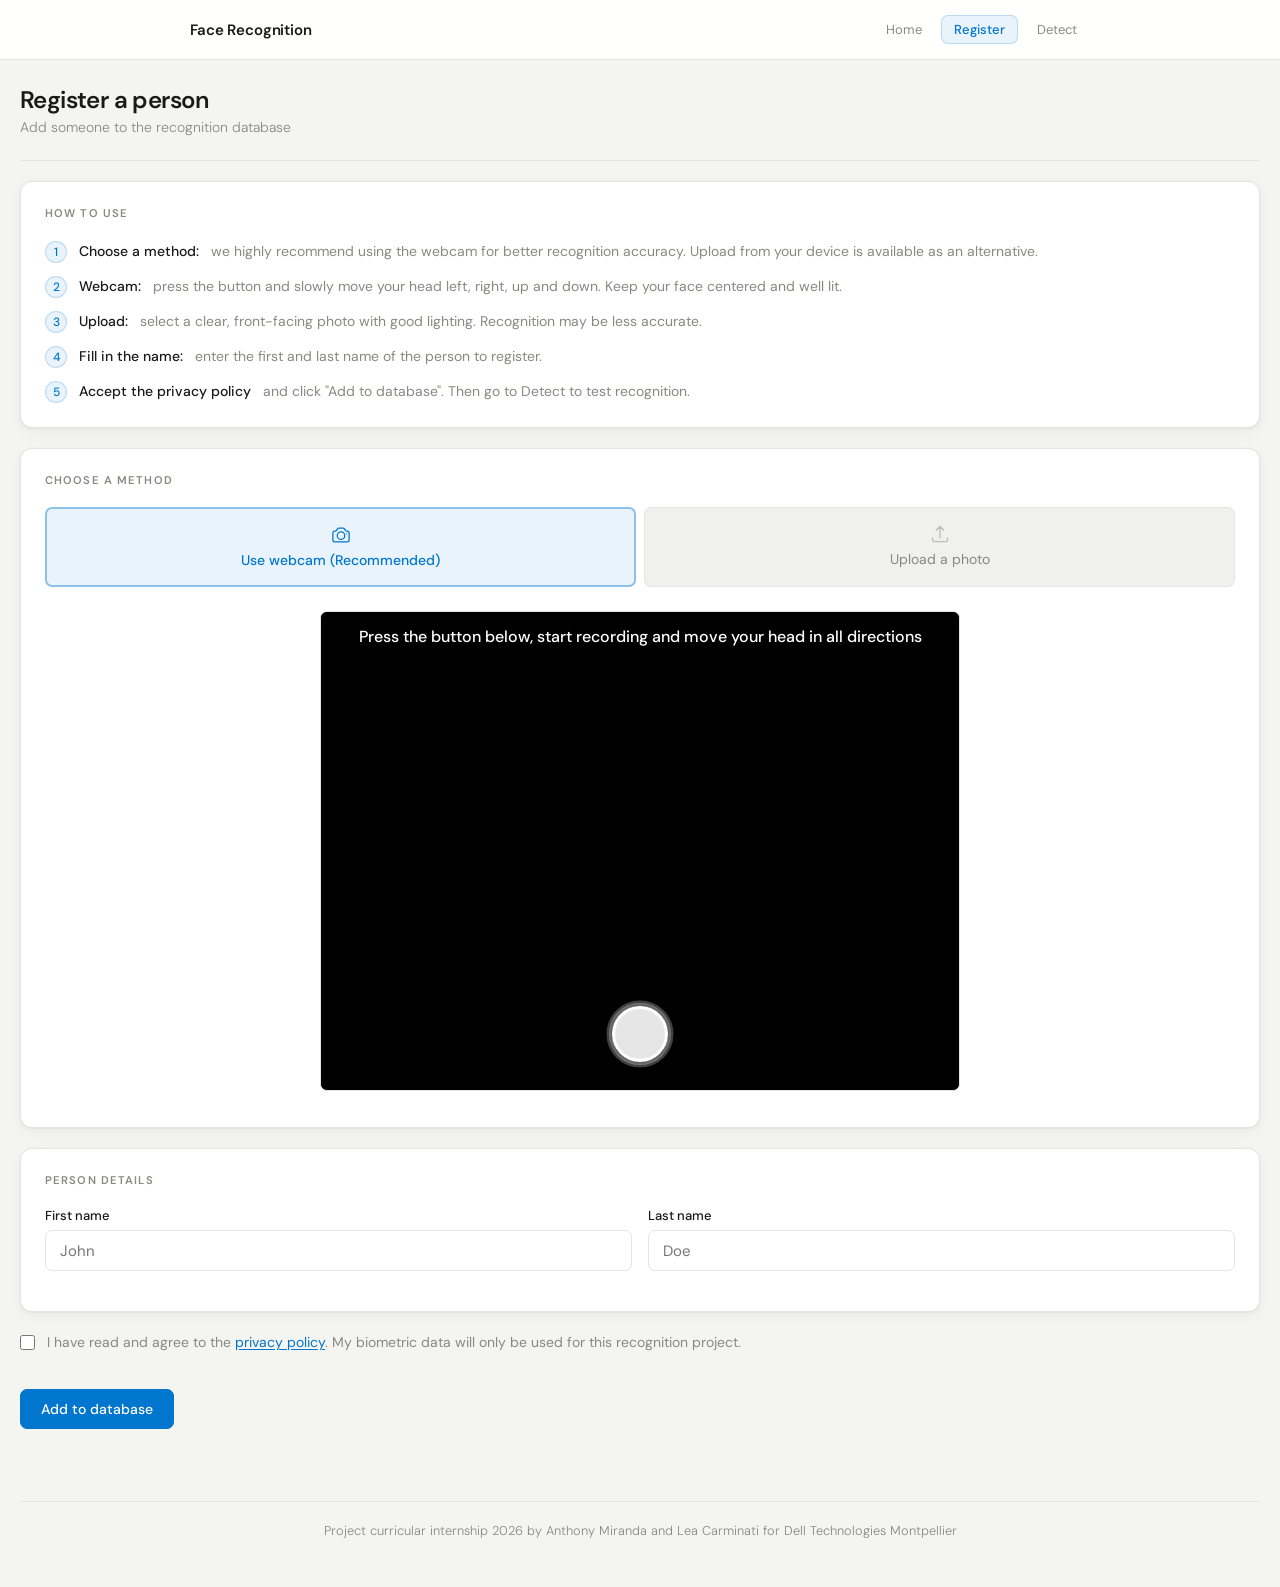
<file: siteWeb/index.html>
<!DOCTYPE html>
<html lang="en">
<head>
    <meta charset="UTF-8">
    <meta name="viewport" content="width=device-width, initial-scale=1.0">
    <title>Face Recognition — Register</title>
    <link rel="stylesheet" href="style.css">

    <script src="navbar.js"></script>

</head>
<body>
<style>
    .btn-capture-wrap { position: relative; width: 72px; height: 72px; display: flex; align-items: center; justify-content: center; }
.capture-ring { position: absolute; top: 0; left: 0; width: 72px; height: 72px; transform: rotate(-90deg); pointer-events: none; }
.capture-ring-bg { fill: none; stroke: rgba(255,255,255,0.25); stroke-width: 3; }
.capture-ring-prog { fill: none; stroke: #0076CE; stroke-width: 7; stroke-linecap: round; stroke-dasharray: 201.06; stroke-dashoffset: 201.06; transition: stroke-dashoffset 0.12s linear; }
.steps-list li strong {
  white-space: nowrap;
  color: var(--text);
  font-weight: 500;
}

#countdown-num {
    background: rgba(0, 118, 206, 0.5);
    border: 2px solid rgba(147, 197, 253, 0.8);
    color: #bfdbfe;
    padding: 10px 28px;
    border-radius: 999px;
}
</style>

<nav class="navbar">
    <div class="navbar-inner">
        <span class="nav-brand">Face Recognition</span>
        <div class="nav-links">
            <a href="home.html" class="nav-link">Home</a>
            <a href="index.html" class="nav-link active">Register</a>
            <a href="detection.html" class="nav-link">Detect</a>
        </div>
    </div>
</nav>

<div class="container">

    <header class="page-header">
        <h1>Register a person</h1>
        <p class="subtitle">Add someone to the recognition database</p>
    </header>

    <!-- HOW TO USE -->
    <div class="section-card">
        <h2>How to use</h2>
        <ol class="steps-list">
            <li><strong>Choose a method:</strong> we highly recommend using the webcam for better recognition accuracy. Upload from your device is available as an alternative.</li>
            <li><strong>Webcam:</strong> press the button and slowly move your head left, right, up and down. Keep your face centered and well lit.</li>
            <li><strong>Upload:</strong> select a clear, front-facing photo with good lighting. Recognition may be less accurate.</li>
            <li><strong>Fill in the name:</strong> enter the first and last name of the person to register.</li>
            <li><strong>Accept the privacy policy</strong>and click "Add to database". Then go to Detect to test recognition.</li>
        </ol>
    </div>

    <!-- SENDING METHOD -->
    <div class="section-card">
        <h2>Choose a method</h2>

        <div class="method-toggle">
            <button class="method-btn active" id="btn-cam" onclick="switchMethod('cam')">
                <svg width="20" height="20" fill="none" stroke="currentColor" stroke-width="1.5" viewBox="0 0 24 24" aria-hidden="true"><path stroke-linecap="round" stroke-linejoin="round" d="M6.827 6.175A2.31 2.31 0 0 1 5.186 7.23c-.38.054-.757.112-1.134.175C2.999 7.58 2.25 8.507 2.25 9.574V18a2.25 2.25 0 0 0 2.25 2.25h15A2.25 2.25 0 0 0 21.75 18V9.574c0-1.067-.75-1.994-1.802-2.169a47.865 47.865 0 0 0-1.134-.175 2.31 2.31 0 0 1-1.64-1.055l-.822-1.316a2.192 2.192 0 0 0-1.736-1.039 48.774 48.774 0 0 0-5.232 0 2.192 2.192 0 0 0-1.736 1.039l-.821 1.316Z"/><path stroke-linecap="round" stroke-linejoin="round" d="M16.5 12.75a4.5 4.5 0 1 1-9 0 4.5 4.5 0 0 1 9 0ZM18.75 10.5h.008v.008h-.008V10.5Z"/></svg>
                Use webcam  (Recommended)
            </button>
            <button class="method-btn" id="btn-upload" onclick="switchMethod('upload')">
                <svg width="20" height="20" fill="none" stroke="currentColor" stroke-width="1.5" viewBox="0 0 24 24" aria-hidden="true"><path stroke-linecap="round" stroke-linejoin="round" d="M3 16.5v2.25A2.25 2.25 0 0 0 5.25 21h13.5A2.25 2.25 0 0 0 21 18.75V16.5m-13.5-9L12 3m0 0 4.5 4.5M12 3v13.5"/></svg>
                Upload a photo
            </button>
        </div>

        <!-- WEBCAM PANEL -->
        <div id="panel-cam">
            <div class="webcam-wrapper">
                <video id="webcam" autoplay playsinline style="transform: scaleX(-1);"></video>
                <div class="cam-overlay">
                    <div class="cam-overlay-top">
                        <p class="cam-instruction-overlay">Press the button below, start recording and move your head in all directions</p>
                        <p class="cam-step-overlay" id="progress"></p>
                    </div>
                    <div id="countdown-overlay" style="display:none; position:absolute; inset:0; display:none; align-items:center; justify-content:center; pointer-events:none;">
                        <span id="countdown-num" style="font-size:120px; font-weight:500; color:white; line-height:1;"></span>
                        <span id="countdown-msg" style="display:none; background:rgba(0,118,206,0.5); border:2px solid rgba(147,197,253,0.8); color:#bfdbfe; font-size:16px; font-weight:500; padding:10px 28px; border-radius:999px;"></span>
                    </div>
                    <div class="cam-overlay-bottom">
                        <div class="btn-capture-wrap">
                            <svg class="capture-ring" viewBox="0 0 72 72" aria-hidden="true">
                                <circle class="capture-ring-bg" cx="36" cy="36" r="32"/>
                                <circle class="capture-ring-prog" id="capture-ring" cx="36" cy="36" r="32"/>
                            </svg>
                            <button class="btn-capture" id="btn-record" onclick="startRecording()"></button>
                        </div>
                    </div>
                </div>
            </div>
            <canvas id="canvas" style="display:none;"></canvas>
            <p id="progress" style="text-align:center; margin-top:0.75rem; font-weight:500;"></p>
        </div>

        <!-- UPLOAD PANEL -->
        <div id="panel-upload" style="display:none;">
            <div class="upload-zone">
                <svg width="28" height="28" fill="none" stroke="currentColor" stroke-width="1.5" viewBox="0 0 24 24" aria-hidden="true"><path stroke-linecap="round" stroke-linejoin="round" d="m2.25 15.75 5.159-5.159a2.25 2.25 0 0 1 3.182 0l5.159 5.159m-1.5-1.5 1.409-1.409a2.25 2.25 0 0 1 3.182 0l2.909 2.909m-18 3.75h16.5a1.5 1.5 0 0 0 1.5-1.5V6a1.5 1.5 0 0 0-1.5-1.5H3.75A1.5 1.5 0 0 0 2.25 6v12a1.5 1.5 0 0 0 1.5 1.5Zm10.5-11.25h.008v.008h-.008V8.25Zm.375 0a.375.375 0 1 1-.75 0 .375.375 0 0 1 .75 0Z"/></svg>
                <p class="upload-title">Select a photo from your device</p>
                <p class="upload-hint">JPG, PNG - clear face, good lighting</p>
                <div class="form-group" style="margin-top: 0.75rem; margin-bottom: 0;">
                    <input type="file" id="photo" accept="image/*" />
                </div>
            </div>
        </div>
    </div>

    <!-- PERSON DETAILS -->
    <div class="section-card">
        <h2>Person details</h2>
        <div class="name-grid">
            <div class="form-group">
                <label for="firstName">First name</label>
                <input type="text" id="firstName" placeholder="John" />
            </div>
            <div class="form-group">
                <label for="lastName">Last name</label>
                <input type="text" id="lastName" placeholder="Doe" />
            </div>
        </div>
    </div>

    <!-- PRIVACY + SUBMIT -->
    <div class="consent-row">
        <input type="checkbox" id="consent" />
        <label for="consent">I have read and agree to the <a href="privacy.html" target="_blank">privacy policy</a>. My biometric data will only be used for this recognition project.</label>
    </div>

    <div class="btn-row">
        <button class="btn btn-primary" onclick="addPerson()">Add to database</button>
    </div>

    <p id="message"></p>

    <div class="footer">
        <p>Project curricular internship 2026 by Anthony Miranda and Lea Carminati for Dell Technologies Montpellier</p>
    </div>

</div>

<script src="script.js"></script>
<script>
function switchMethod(method) {
    document.getElementById('panel-cam').style.display    = method === 'cam'    ? 'block' : 'none';
    document.getElementById('panel-upload').style.display = method === 'upload' ? 'block' : 'none';
    document.getElementById('btn-cam').classList.toggle('active', method === 'cam');
    document.getElementById('btn-upload').classList.toggle('active', method === 'upload');
    if (method === 'cam') startWebcam();
}
</script>
</body>
</html>
</file>
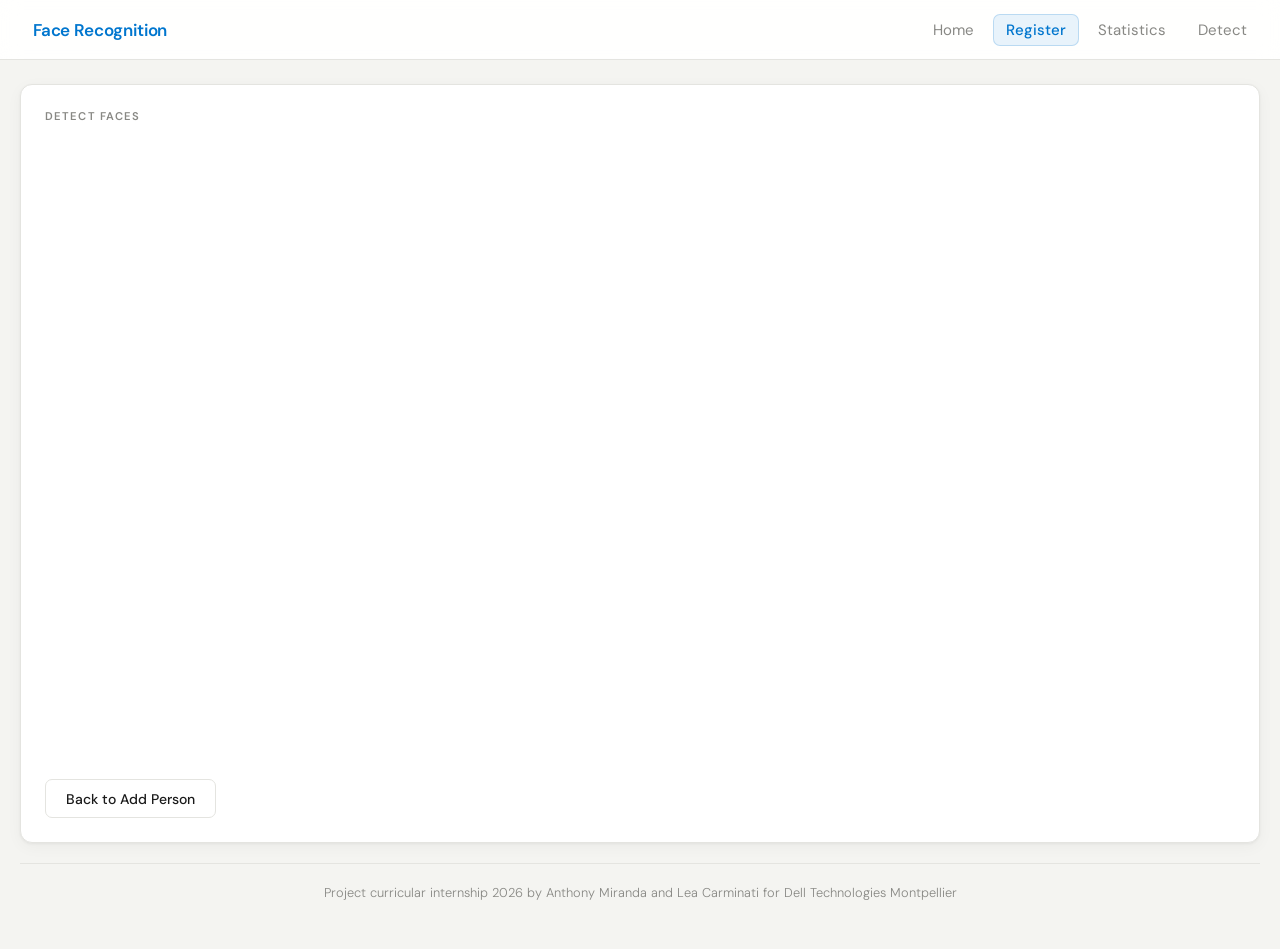
<file: siteWeb/detection.html>
<!DOCTYPE html>
<html lang="en">
<head>
    <meta charset="UTF-8">
    <title>Face Recognition — Detect</title>
    <link rel="stylesheet" href="style.css">
    <style>
:root {
  --bg:           #f4f4f1;
  --surface:      #ffffff;
  --border:       #e4e4e0;
  --border-focus: #1a1a1a;
  --text:         #1a1a1a;
  --text-muted:   #888884;
  --accent:       #1a1a1a;
  --accent-hover: #333333;
  --accent-light: #f0f0ec;
  --dell-blue:    #0076CE;
  --dell-blue-soft: #e6f4fc;
  --dell-blue-bg: #e8f3fb;
  --success:      #16a34a;
  --radius:       12px;
  --radius-sm:    7px;
  --shadow:       0 1px 3px rgba(0,0,0,.05), 0 4px 16px rgba(0,0,0,.04);
  --font:         'DM Sans', sans-serif;
  --ease:         140ms ease;
  --navbar-h:     60px;
}
.navbar {
  position: fixed;
  top: 0;
  left: 0;
  right: 0;
  z-index: 100;
  height: var(--navbar-h);
  background: rgba(255, 255, 255, 0.92);
  backdrop-filter: blur(10px);
  -webkit-backdrop-filter: blur(10px);
  border-bottom: 1px solid var(--border);
  display: flex;
  align-items: center;
  padding: 0 1.25rem; 
}

.navbar-inner {
  max-width: 1500px; 
  width: 100%;
  margin: 0 auto;
  display: flex;
  align-items: center;
  justify-content: space-between;
}

.nav-brand {
  color: var(--dell-blue);
  font-size: 1.25rem;
  font-weight: 600;
  letter-spacing: -0.01em;
}

.nav-links {
  display: flex;
  gap: 6px;
}

.nav-link {
  font-size: 0.9375rem;
  font-weight: 400;
  padding: 5px 12px;
  border-radius: var(--radius-sm);
  border: 1px solid transparent;
  color: var(--text-muted);
  text-decoration: none;
  transition: background var(--ease), color var(--ease), border-color var(--ease);
}

.nav-link:hover {
  background: var(--accent-light);
  color: var(--text);
}

.nav-link.active {
  background: var(--dell-blue-bg);
  color: var(--dell-blue);
  border-color: rgba(0, 118, 206, 0.2);
  font-weight: 500;
}

.nav-brand-link:hover {
  background: transparent;
}@import url('variables/variables.css');

.navbar {
  position: fixed;
  top: 0;
  left: 0;
  right: 0;
  z-index: 100;
  height: var(--navbar-h);
  background: rgba(255, 255, 255, 0.92);
  backdrop-filter: blur(10px);
  -webkit-backdrop-filter: blur(10px);
  border-bottom: 1px solid var(--border);
  display: flex;
  align-items: center;
  padding: 0 1.25rem; 
}

.navbar-inner {
  max-width: 1500px; 
  width: 100%;
  margin: 0 auto;
  display: flex;
  align-items: center;
  justify-content: space-between;
}

.nav-brand {
  color: var(--dell-blue);
  font-size: 1.0625rem;
  font-weight: 600;
  letter-spacing: -0.01em;
}

.nav-links {
  display: flex;
  gap: 6px;
}

.nav-link {
  font-size: 0.9375rem;
  font-weight: 400;
  padding: 5px 12px;
  border-radius: var(--radius-sm);
  border: 1px solid transparent;
  color: var(--text-muted);
  text-decoration: none;
  transition: background var(--ease), color var(--ease), border-color var(--ease);
}

.nav-link:hover {
  background: var(--accent-light);
  color: var(--text);
}

.nav-link.active {
  background: var(--dell-blue-bg);
  color: var(--dell-blue);
  border-color: rgba(0, 118, 206, 0.2);
  font-weight: 500;
}

.nav-brand-link:hover {
  background: transparent;
}@import url('variables/variables.css');

.navbar {
  position: fixed;
  top: 0;
  left: 0;
  right: 0;
  z-index: 100;
  height: var(--navbar-h);
  background: rgba(255, 255, 255, 0.92);
  backdrop-filter: blur(10px);
  -webkit-backdrop-filter: blur(10px);
  border-bottom: 1px solid var(--border);
  display: flex;
  align-items: center;
  padding: 0 1.25rem; 
}

.navbar-inner {
  max-width: 1500px; 
  width: 100%;
  margin: 0 auto;
  display: flex;
  align-items: center;
  justify-content: space-between;
}

.nav-brand {
  color: var(--dell-blue);
  font-size: 1.0625rem;
  font-weight: 600;
  letter-spacing: -0.01em;
}

.nav-links {
  display: flex;
  gap: 6px;
}

.nav-link {
  font-size: 0.9375rem;
  font-weight: 400;
  padding: 5px 12px;
  border-radius: var(--radius-sm);
  border: 1px solid transparent;
  color: var(--text-muted);
  text-decoration: none;
  transition: background var(--ease), color var(--ease), border-color var(--ease);
}

.nav-link:hover {
  background: var(--accent-light);
  color: var(--text);
}

.nav-link.active {
  background: var(--dell-blue-bg);
  color: var(--dell-blue);
  border-color: rgba(0, 118, 206, 0.2);
  font-weight: 500;
}

.nav-brand-link:hover {
  background: transparent;
}



        .detection-wrapper {
            position: relative;
            width: 1100px;
            height: 620px;
            margin: 0 auto ;
        }
        .detection-wrapper video,
        .detection-wrapper canvas {
            position: absolute;
            top: 0; left: 0;
            pointer-events: none;
        }
    </style>
</head>
<body>
<div class="container">
    <nav class="navbar">
    <div class="navbar-inner">
        <a  href="index.php" class = nav-link> <span class="nav-brand">Face Recognition</span> </a>
        
        <div class="nav-links">
            <a href="index.php" class="nav-link">Home</a>
            <a href="register.php" class="nav-link active">Register</a>
            <a href="statistics.php" class="nav-link">Statistics</a>
            <a href="detection.php" class="nav-link">Detect</a>

        </div>
    </div>
</nav>




    <div class="section-card">
        <h2>Detect Faces</h2>


        <div class="detection-wrapper">
            <img id="feed" style="border-radius: 8px; width:20 ;height:20 ;max-width: 100%;">
        </div>


        <canvas id="capture" width="20" height="20" style="display:none;"></canvas>


        <div class="btn-row">
            <a href="index.html" class="btn btn-secondary">Back to Add Person</a>
        </div>
    </div>


    <div class="footer">
        <p>Project curricular internship 2026 by Anthony Miranda and Lea Carminati for Dell Technologies Montpellier</p>  
    </div>


</div>
<script src="vidéo.js"></script>
</body>
</html>
</file>
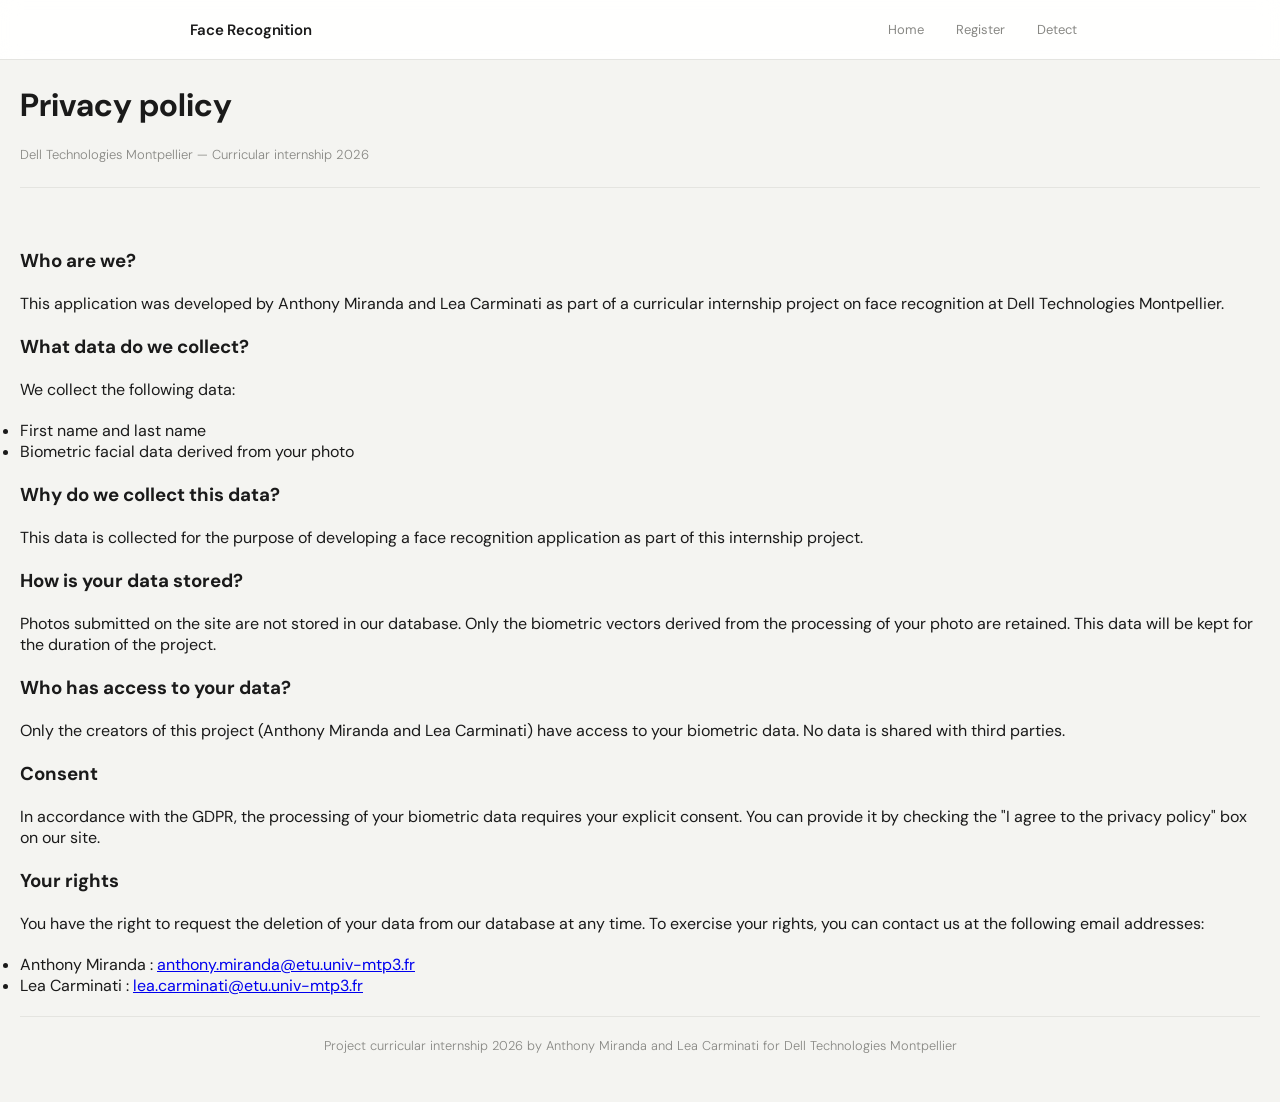
<file: siteWeb/privacy.html>
<!DOCTYPE html>
<html lang="en">
<head>
    <meta charset="UTF-8">
    <meta name="viewport" content="width=device-width, initial-scale=1.0">
    <title>Privacy policy</title>
    <link rel="stylesheet" href="style.css">
</head>
<body>

<nav class="navbar">
    <div class="navbar-inner">
        <span class="nav-brand">Face Recognition</span>
        <div class="nav-links">
            <a href="home.html" class="nav-link">Home</a>
            <a href="index.html" class="nav-link">Register</a>
            <a href="detection.html" class="nav-link">Detect</a>
        </div>
    </div>
</nav>

<div class="container">

    

    <h1>Privacy policy</h1>
    <p class="privacy-meta">Dell Technologies Montpellier — Curricular internship 2026</p>

    <h3>Who are we?</h3>
    <p>This application was developed by Anthony Miranda and Lea Carminati as part of a curricular internship project on face recognition at Dell Technologies Montpellier.</p>

    <h3>What data do we collect?</h3>
    <p>We collect the following data:</p>
    <ul>
        <li>First name and last name</li>
        <li>Biometric facial data derived from your photo</li>
    </ul>

    <h3>Why do we collect this data?</h3>
    <p>This data is collected for the purpose of developing a face recognition application as part of this internship project.</p>

    <h3>How is your data stored?</h3>
    <p>Photos submitted on the site are not stored in our database. Only the biometric vectors derived from the processing of your photo are retained. This data will be kept for the duration of the project.</p>

    <h3>Who has access to your data?</h3>
    <p>Only the creators of this project (Anthony Miranda and Lea Carminati) have access to your biometric data. No data is shared with third parties.</p>

    <h3>Consent</h3>
    <p>In accordance with the GDPR, the processing of your biometric data requires your explicit consent. You can provide it by checking the "I agree to the privacy policy" box on our site.</p>

    <h3>Your rights</h3>
    <p>You have the right to request the deletion of your data from our database at any time. To exercise your rights, you can contact us at the following email addresses:</p>
    <ul>
        <li>Anthony Miranda : <a href="mailto:anthony.miranda@etu.univ-mtp3.fr">anthony.miranda@etu.univ-mtp3.fr</a></li>
        <li>Lea Carminati : <a href="mailto:lea.carminati@etu.univ-mtp3.fr">lea.carminati@etu.univ-mtp3.fr</a></li>
    </ul>

    

    <div class="footer">
        <p>Project curricular internship 2026 by Anthony Miranda and Lea Carminati for Dell Technologies Montpellier</p>
    </div>

</div>
</body>
</html>
</file>
<file: siteWeb/style.css>
@import url('https://fonts.googleapis.com/css2?family=DM+Sans:ital,opsz,wght@0,9..40,300;0,9..40,400;0,9..40,500;0,9..40,600;1,9..40,300&display=swap');

/* VARIABLES */
:root {
  --bg:           #f4f4f1;
  --surface:      #ffffff;
  --border:       #e4e4e0;
  --border-focus: #1a1a1a;
  --text:         #1a1a1a;
  --text-muted:   #888884;
  --accent:       #1a1a1a;
  --accent-hover: #333333;
  --accent-light: #f0f0ec;
  --dell-blue:    #0076CE;
  --dell-blue-bg: #e8f3fb;
  --success:      #16a34a;
  --radius:       12px;
  --radius-sm:    7px;
  --shadow:       0 1px 3px rgba(0,0,0,.05), 0 4px 16px rgba(0,0,0,.04);
  --font:         'DM Sans', sans-serif;
  --ease:         140ms ease;
  --navbar-h:     60px;
}

/*  Reset  */
*, *::before, *::after { box-sizing: border-box; margin: 0; padding: 0; }
html { -webkit-font-smoothing: antialiased; }

/*  BODY  */
body {
  font-family: var(--font);
  background: var(--bg);
  color: var(--text);
  min-height: 100vh;
  padding-top: calc(var(--navbar-h) + 1.5rem);
  padding-bottom: 3rem;
  padding-left: 1.25rem;
  padding-right: 1.25rem;
}

/* ── Container ── */
.container {
  max-width: 1500px;
  margin: 0 auto;
  display: flex;
  flex-direction: column;
  gap: 1.25rem;
}

/* NAVBAR*/
.navbar {
  position: fixed;
  top: 0;
  left: 0;
  right: 0;
  z-index: 100;
  height: var(--navbar-h);
  background: rgba(255, 255, 255, 0.92);
  backdrop-filter: blur(10px);
  -webkit-backdrop-filter: blur(10px);
  border-bottom: 1px solid var(--border);
  display: flex;
  align-items: center;
  padding: 0 2rem;
}

.navbar-inner {
  max-width: 900px;
  width: 100%;
  margin: 0 auto;
  display: flex;
  align-items: center;
  justify-content: space-between;
}

.nav-brand {
  font-size: 0.9375rem;
  font-weight: 600;
  letter-spacing: -0.01em;
}

.nav-links {
  display: flex;
  gap: 6px;
}

.nav-link {
  font-size: 0.8125rem;
  font-weight: 400;
  padding: 5px 12px;
  border-radius: var(--radius-sm);
  border: 1px solid transparent;
  color: var(--text-muted);
  text-decoration: none;
  transition: background var(--ease), color var(--ease), border-color var(--ease);
}

.nav-link:hover {
  background: var(--accent-light);
  color: var(--text);
}

.nav-link.active {
  background: var(--dell-blue-bg);
  color: var(--dell-blue);
  border-color: rgba(0, 118, 206, 0.2);
  font-weight: 500;
}

/* ── Header ── */
.page-header {
  padding-bottom: 1.5rem;
  border-bottom: 1px solid var(--border);
}

.page-header h1 {
  font-size: 1.5rem;
  font-weight: 600;
  letter-spacing: -0.025em;
}

.page-header .subtitle {
  font-size: 0.875rem;
  color: var(--text-muted);
  font-weight: 300;
  margin-top: 0.2rem;
}

/* ── Section cards ── */
.section-card {
  background: var(--surface);
  border: 1px solid var(--border);
  border-radius: var(--radius);
  padding: 1.5rem;
  box-shadow: var(--shadow);
}

.section-card h2 {
  font-size: 0.7rem;
  font-weight: 600;
  letter-spacing: 0.1em;
  text-transform: uppercase;
  color: var(--text-muted);
  margin-bottom: 1.25rem;
}

/* ── How to use — always visible ── */
.steps-list {
  list-style: none;
  display: flex;
  flex-direction: column;
  gap: 0.75rem;
  counter-reset: steps;
}

.steps-list li {
  display: flex;
  gap: 12px;
  font-size: 0.875rem;
  color: var(--text-muted);
  line-height: 1.6;
  counter-increment: steps;
}

.steps-list li::before {
  content: counter(steps);
  min-width: 22px;
  height: 22px;
  border-radius: 50%;
  background: var(--dell-blue-bg);
  border: 1px solid rgba(0, 118, 206, 0.2);
  display: flex;
  align-items: center;
  justify-content: center;
  font-size: 0.75rem;
  font-weight: 500;
  color: var(--dell-blue);
  flex-shrink: 0;
  margin-top: 1px;
}

.steps-list li strong {
  color: var(--text);
  font-weight: 500;
}

/* ── Method toggle ── */
.method-toggle {
  display: grid;
  grid-template-columns: 1fr 1fr;
  gap: 8px;
  margin-bottom: 1.5rem;
}

.method-btn {
  display: flex;
  flex-direction: column;
  align-items: center;
  gap: 6px;
  padding: 1rem;
  border-radius: var(--radius-sm);
  border: 1px solid var(--border);
  background: var(--accent-light);
  font-family: var(--font);
  font-size: 0.875rem;
  color: var(--text-muted);
  cursor: pointer;
  transition: background var(--ease), border-color var(--ease), color var(--ease);
}

.method-btn svg { opacity: 0.5; transition: opacity var(--ease); }

.method-btn:hover {
  background: var(--surface);
  color: var(--text);
  border-color: #ccc;
}

.method-btn:hover svg { opacity: 0.8; }

.method-btn.active {
  background: var(--dell-blue-bg);
  color: var(--dell-blue);
  border: 2px solid rgba(0, 118, 206, 0.4);
  font-weight: 500;
}

.method-btn.active svg { opacity: 1; }

/* ── Webcam ── */
.cam-instruction {
  font-size: 1rem;
  font-weight: 500;
  text-align: center;
  margin-bottom: 2px;
}

.cam-step {
  font-size: 0.8125rem;
  color: var(--text-muted);
  text-align: center;
  margin-bottom: 0.75rem;
}

.webcam-wrapper {
  position: relative;
  width: 640px;
  height: 480px;
  background: #000;
  border: 1px solid var(--border);
  border-radius: var(--radius-sm);
  overflow: hidden;
  margin: 0 auto 0.75rem;
}

.webcam-wrapper video {
  width: 640px;
  height: 480px;
  display: block;
}

/* ── Camera overlay ── */
.cam-overlay {
  position: absolute;
  top: 0; left: 0;
  width: 100%; height: 100%;
  display: flex;
  flex-direction: column;
  justify-content: space-between;
  pointer-events: none;
}

.cam-overlay-top {
  padding: 14px 0 10px;
  text-align: center;
  background: linear-gradient(to bottom, rgba(0,0,0,0.45) 0%, transparent 100%);
}

.cam-instruction-overlay {
  font-size: 1rem;
  font-weight: 500;
  color: #fff;
  text-shadow: 0 1px 3px rgba(0,0,0,0.5);
}

.cam-step-overlay {
  font-size: 0.8125rem;
  color: rgba(255,255,255,0.75);
  margin-top: 2px;
}

.cam-overlay-bottom {
  padding-bottom: 20px;
  display: flex;
  justify-content: center;
  pointer-events: all;
  background: linear-gradient(to top, rgba(0,0,0,0.35) 0%, transparent 100%);
}

.btn-capture {
  width: 56px;
  height: 56px;
  border-radius: 50%;
  background: rgba(255,255,255,0.9);
  border: 3px solid rgba(255,255,255,1);
  box-shadow: 0 0 0 3px rgba(255,255,255,0.4);
  cursor: pointer;
  transition: transform 120ms ease, background 120ms ease;
}

.btn-capture:hover {
  background: #fff;
  transform: scale(1.04);
}

.btn-capture:active {
  transform: scale(0.93);
}

#photo-grid {
  display: flex;
  gap: 8px;
  flex-wrap: wrap;
  margin-bottom: 0.75rem;
  justify-content: center;
}

.photo-slot {
  position: relative;
  width: 80px;
  height: 80px;
  border-radius: var(--radius-sm);
  border: 1px dashed var(--border);
  background: var(--accent-light);
  overflow: hidden;
}

.photo-slot img {
  width: 100%;
  height: 100%;
  object-fit: cover;
  border-radius: var(--radius-sm);
}

.btn-delete {
  position: absolute;
  top: 3px;
  right: 3px;
  background: rgba(220, 38, 38, 0.85);
  color: white;
  border: none;
  border-radius: 50%;
  width: 20px;
  height: 20px;
  cursor: pointer;
  font-size: 9px;
  line-height: 20px;
  text-align: center;
  padding: 0;
}

/* ── Upload zone ── */
.upload-zone {
  border: 1px dashed var(--border);
  border-radius: var(--radius-sm);
  padding: 2rem 1.5rem;
  text-align: center;
  display: flex;
  flex-direction: column;
  align-items: center;
  gap: 6px;
  color: var(--text-muted);
}

.upload-title {
  font-size: 0.9375rem;
  font-weight: 500;
  color: var(--text);
}

.upload-hint {
  font-size: 0.8125rem;
  color: var(--text-muted);
}

/* ── Name grid ── */
.name-grid {
  display: grid;
  grid-template-columns: 1fr 1fr;
  gap: 1rem;
}

/* ── Form ── */
.form-group {
  display: flex;
  flex-direction: column;
  gap: 0.375rem;
  margin-bottom: 1rem;
}

.form-group:last-of-type { margin-bottom: 0; }

.form-group label {
  font-size: 0.8125rem;
  font-weight: 500;
}

.form-group input[type="text"],
.form-group input[type="file"] {
  font-family: var(--font);
  font-size: 0.9375rem;
  padding: 0.6rem 0.875rem;
  border: 1px solid var(--border);
  border-radius: var(--radius-sm);
  background: var(--surface);
  color: var(--text);
  outline: none;
  width: 100%;
  transition: border-color var(--ease), box-shadow var(--ease);
}

.form-group input[type="text"]:focus,
.form-group input[type="file"]:focus {
  border-color: var(--dell-blue);
  box-shadow: 0 0 0 3px rgba(0, 118, 206, 0.08);
}

.form-group input[type="file"] {
  padding: 0.5rem 0.75rem;
  color: var(--text-muted);
  cursor: pointer;
}

/* ── Consent ── */
.consent-row {
  display: flex;
  align-items: flex-start;
  gap: 0.75rem;
}

.consent-row input[type="checkbox"] {
  width: 15px;
  height: 15px;
  accent-color: var(--dell-blue);
  cursor: pointer;
  flex-shrink: 0;
  margin-top: 3px;
}

.consent-row label {
  font-size: 0.875rem;
  color: var(--text-muted);
  line-height: 1.5;
  cursor: pointer;
}

.consent-row a {
  color: var(--dell-blue);
  text-decoration: underline;
  text-underline-offset: 2px;
}

/* ── Buttons ── */
.btn {
  display: inline-flex;
  align-items: center;
  justify-content: center;
  font-family: var(--font);
  font-size: 0.875rem;
  font-weight: 500;
  padding: 0.6rem 1.25rem;
  border-radius: var(--radius-sm);
  border: 1px solid transparent;
  cursor: pointer;
  text-decoration: none;
  white-space: nowrap;
  transition: background var(--ease), border-color var(--ease), transform var(--ease);
}

.btn:active { transform: scale(0.97); }

.btn-primary {
  background: var(--dell-blue);
  color: #fff;
  border-color: var(--dell-blue);
}
.btn-primary:hover {
  background: #005fa3;
  border-color: #005fa3;
}

.btn-secondary {
  background: var(--surface);
  color: var(--text);
  border-color: var(--border);
}
.btn-secondary:hover { background: var(--accent-light); }

.btn-row {
  display: flex;
  gap: 0.75rem;
  flex-wrap: wrap;
  margin-top: 1rem;
}

.btn-row.centered { justify-content: center; }

/* ── Message ── */
#message {
  font-size: 0.875rem;
  color: var(--success);
  margin-top: 0.75rem;
  min-height: 1.25rem;
}

/* ── Detection legend ── */
.legend {
  display: flex;
  gap: 1.25rem;
  margin-top: 0.875rem;
}

.legend-item {
  display: flex;
  align-items: center;
  gap: 6px;
  font-size: 0.8125rem;
  color: var(--text-muted);
}

.legend-dot {
  width: 10px;
  height: 10px;
  border-radius: 50%;
  flex-shrink: 0;
}

.legend-dot.green { background: #16a34a; }
.legend-dot.red   { background: #dc2626; }

/* ── Home page ── */
.hero {
  text-align: center;
  padding: 2.5rem 1rem 1.5rem;
}

.hero-badge {
  display: inline-block;
  font-size: 0.6875rem;
  font-weight: 500;
  text-transform: uppercase;
  letter-spacing: 0.09em;
  color: var(--dell-blue);
  background: var(--dell-blue-bg);
  border: 1px solid rgba(0, 118, 206, 0.2);
  padding: 4px 12px;
  border-radius: 99px;
  margin-bottom: 1.25rem;
}

.hero-title {
  font-size: 1.875rem;
  font-weight: 600;
  letter-spacing: -0.03em;
  line-height: 1.25;
  margin-bottom: 0.875rem;
}

.hero-sub {
  font-size: 0.9375rem;
  color: var(--text-muted);
  font-weight: 300;
  line-height: 1.7;
  max-width: 520px;
  margin: 0 auto 2rem;
}

.home-divider {
  height: 1px;
  background: var(--border);
}

.section-label {
  font-size: 0.6875rem;
  font-weight: 600;
  letter-spacing: 0.1em;
  text-transform: uppercase;
  color: var(--text-muted);
  margin-bottom: 1rem;
}

.steps-list li strong {
  white-space: nowrap;
  color: var(--text);
  font-weight: 500;
}

.home-section {
  display: flex;
  flex-direction: column;
  gap: 0.75rem;
}

.home-text {
  font-size: 0.9375rem;
  font-weight: 300;
  color: var(--text-muted);
  line-height: 1.75;
}

.hiw-list {
  display: flex;
  flex-direction: column;
  gap: 1.25rem;
}

.hiw-item {
  display: flex;
  gap: 1rem;
  align-items: flex-start;
}

.hiw-icon {
  font-size: 0.6875rem;
  font-weight: 600;
  color: var(--dell-blue);
  letter-spacing: 0.05em;
  min-width: 24px;
  padding-top: 3px;
}

.hiw-title {
  font-size: 0.9375rem;
  font-weight: 500;
  margin-bottom: 3px;
}

.hiw-desc {
  font-size: 0.875rem;
  font-weight: 300;
  color: var(--text-muted);
  line-height: 1.65;
}

/* ── CTA grid (home) ── */
.cta-grid {
  display: grid;
  grid-template-columns: 1fr 1fr;
  gap: 1rem;
}

.cta-card {
  background: var(--surface);
  border: 1px solid var(--border);
  border-radius: var(--radius);
  padding: 1.5rem;
  display: flex;
  flex-direction: column;
  gap: 0.625rem;
  box-shadow: var(--shadow);
}

.cta-card.cta-main {
  border: 2px solid var(--dell-blue);
}

.cta-label {
  font-size: 0.6875rem;
  font-weight: 600;
  text-transform: uppercase;
  letter-spacing: 0.1em;
  color: var(--dell-blue);
}

.cta-title {
  font-size: 1rem;
  font-weight: 600;
  letter-spacing: -0.01em;
}

.cta-desc {
  font-size: 0.875rem;
  font-weight: 300;
  color: var(--text-muted);
  line-height: 1.6;
  flex: 1;
}

/* ── Privacy page ── */
.privacy-wrap {
  padding: 2rem 0 3rem;
  max-width: 660px;
}

.privacy-wrap h1 {
  font-size: 1.75rem;
  font-weight: 600;
  letter-spacing: -0.03em;
  margin-bottom: 0.5rem;
}

.privacy-meta {
  font-size: 0.8125rem;
  color: var(--text-muted);
  font-weight: 300;
  margin-bottom: 2.5rem;
  padding-bottom: 1.5rem;
  border-bottom: 1px solid var(--border);
}

.privacy-wrap h3 {
  font-size: 0.75rem;
  font-weight: 600;
  text-transform: uppercase;
  letter-spacing: 0.09em;
  color: var(--text-muted);
  margin-top: 2.25rem;
  margin-bottom: 0.625rem;
}

.privacy-wrap p {
  font-size: 0.9375rem;
  font-weight: 300;
  line-height: 1.8;
  color: var(--text);
}

.privacy-wrap ul {
  list-style: none;
  display: flex;
  flex-direction: column;
  gap: 0.375rem;
  margin-top: 0.5rem;
}

.privacy-wrap ul li {
  font-size: 0.9375rem;
  font-weight: 300;
  line-height: 1.6;
  padding-left: 1rem;
  position: relative;
  color: var(--text);
}

.privacy-wrap ul li::before {
  content: '—';
  position: absolute;
  left: 0;
  color: var(--text-muted);
}

.privacy-wrap a {
  color: var(--dell-blue);
  text-decoration: underline;
  text-underline-offset: 2px;
}

/* ── Footer ── */
.footer {
  border-top: 1px solid var(--border);
  padding-top: 1.25rem;
  text-align: center;
}

.footer p {
  font-size: 0.8rem;
  color: var(--text-muted);
  font-weight: 300;
}

/* ── Responsive ── */
@media (max-width: 640px) {
  body { padding-left: 1rem; padding-right: 1rem; }
  .name-grid, .cta-grid, .method-toggle { grid-template-columns: 1fr; }
  .hero-title { font-size: 1.5rem; }
  .navbar { padding: 0 1rem; }
}
</file>
